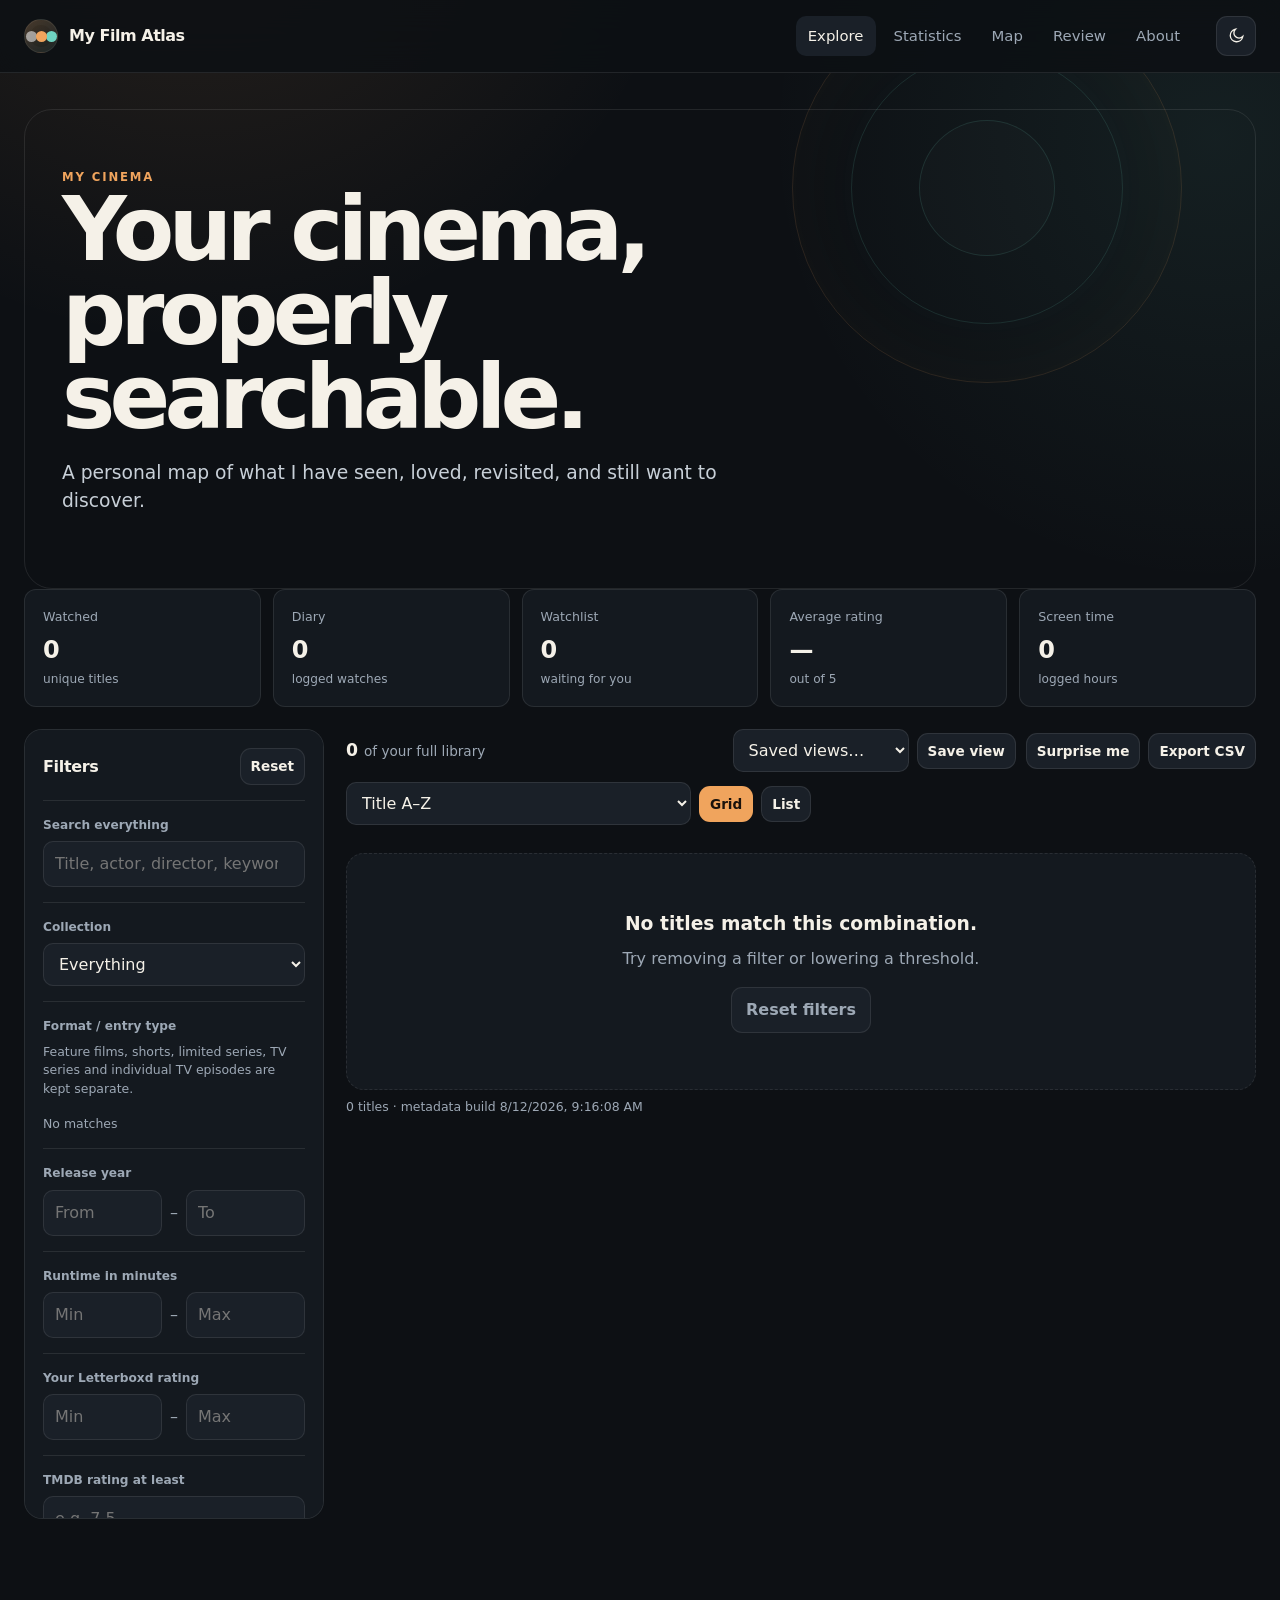
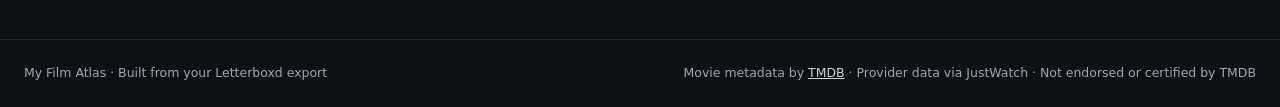
<file: index.html>
<!doctype html>
<html lang="en">
<head>
  <meta charset="utf-8">
  <meta name="viewport" content="width=device-width, initial-scale=1">
  <meta name="description" content="A personal film explorer built from a Letterboxd export and enriched with movie metadata.">
  <meta name="theme-color" content="#0d1014">
  <link rel="icon" href="assets/img/favicon.svg" type="image/svg+xml">
  <link rel="stylesheet" href="assets/css/styles.css">
  <title>Explore · My Film Atlas</title>
</head>
<body data-page-title="Explore">
  <a class="skip-link" href="#main">Skip to content</a>
  <header id="site-header"></header>
  <main id="main" class="page-shell">
    <section class="hero" aria-labelledby="hero-title">
      <div class="hero-orbit" aria-hidden="true"></div>
      <div class="hero-copy">
        <div class="eyebrow" data-config-display-name>Personal film intelligence</div>
        <h1 id="hero-title">Your cinema,<br>properly searchable.</h1>
        <p data-config-tagline>Explore your watched films and watchlist by the details that actually matter: creators, countries, languages, runtimes, genres, keywords, ratings, dates, and more.</p>
      </div>
    </section>

    <section class="kpi-strip" id="kpi-strip" aria-label="Library overview"></section>

    <section class="explore-layout">
      <aside class="filters" id="filters" aria-label="Film filters">
        <div class="filter-heading">
          <h2>Filters</h2>
          <div style="display:flex;gap:6px">
            <button class="button small" id="reset-filters">Reset</button>
            <button class="icon-button" id="close-mobile-filters" aria-label="Close filters">×</button>
          </div>
        </div>

        <div class="filter-group">
          <label for="search">Search everything</label>
          <input class="field" id="search" type="search" placeholder="Title, actor, director, keyword…" autocomplete="off">
        </div>

        <div class="filter-group">
          <label for="collection">Collection</label>
          <select class="select" id="collection">
            <option value="all">Everything</option>
            <option value="watched">Watched</option>
            <option value="diary">Diary entries</option>
            <option value="watchlist">Watchlist</option>
          </select>
        </div>


        <div class="filter-group">
          <label>Format / entry type</label>
          <p class="filter-summary" style="margin:0 0 8px">Feature films, shorts, limited series, TV series and individual TV episodes are kept separate.</p>
          <div class="filter-tags" data-facet-panel="media_types"></div>
        </div>

        <div class="filter-group">
          <label>Release year</label>
          <div class="range-row">
            <input class="field" id="year-from" type="number" min="1880" max="2100" placeholder="From">
            <span>–</span>
            <input class="field" id="year-to" type="number" min="1880" max="2100" placeholder="To">
          </div>
        </div>

        <div class="filter-group">
          <label>Runtime in minutes</label>
          <div class="range-row">
            <input class="field" id="runtime-min" type="number" min="1" placeholder="Min">
            <span>–</span>
            <input class="field" id="runtime-max" type="number" min="1" placeholder="Max">
          </div>
        </div>

        <div class="filter-group">
          <label>Your Letterboxd rating</label>
          <div class="range-row">
            <input class="field" id="rating-min" type="number" min="0.5" max="5" step="0.5" placeholder="Min">
            <span>–</span>
            <input class="field" id="rating-max" type="number" min="0.5" max="5" step="0.5" placeholder="Max">
          </div>
        </div>

        <div class="filter-group">
          <label for="tmdb-rating-min">TMDB rating at least</label>
          <input class="field" id="tmdb-rating-min" type="number" min="0" max="10" step="0.1" placeholder="e.g. 7.5">
          <label for="tmdb-votes-min" style="margin-top:10px">TMDB vote count at least</label>
          <input class="field" id="tmdb-votes-min" type="number" min="0" step="100" placeholder="e.g. 1000">
          <label for="lb-rating-min" style="margin-top:10px">Letterboxd community avg at least <span style="font-weight:400">(optional data)</span></label>
          <input class="field" id="lb-rating-min" type="number" min="0" max="5" step="0.01" placeholder="e.g. 3.8">
          <label for="lb-watches-min" style="margin-top:10px">Letterboxd watches range <span style="font-weight:400">(optional data)</span></label>
          <div class="range-row">
            <input class="field" id="lb-watches-min" type="number" min="0" step="100" placeholder="Min">
            <span>â€“</span>
            <input class="field" id="lb-watches-max" type="number" min="0" step="100" placeholder="Max">
          </div>
        </div>

        <div class="filter-group">
          <label for="rewatch">Rewatch history</label>
          <select class="select" id="rewatch">
            <option value="all">Any</option>
            <option value="yes">Rewatched at least once</option>
            <option value="no">Watched, never rewatched</option>
          </select>
        </div>

        <div class="filter-group">
          <label for="added-after">Added to watchlist after</label>
          <input class="field" id="added-after" type="date">
          <label for="watched-after" style="margin-top:10px">Last watched after</label>
          <input class="field" id="watched-after" type="date">
        </div>

        <div id="facet-root">
          <div class="filter-group">
            <label>Genres</label><input class="field filter-search" data-facet-search="genres" placeholder="Find genre…"><div class="filter-tags" data-facet-panel="genres"></div>
          </div>
          <div class="filter-group">
            <label>Countries</label><input class="field filter-search" data-facet-search="countries" placeholder="Find country…"><div class="filter-tags" data-facet-panel="countries"></div>
          </div>
          <div class="filter-group">
            <label>Languages</label><input class="field filter-search" data-facet-search="languages" placeholder="Find language…"><div class="filter-tags" data-facet-panel="languages"></div>
          </div>
          <div class="filter-group">
            <label>Directors</label><input class="field filter-search" data-facet-search="directors" placeholder="Find director…"><div class="filter-tags" data-facet-panel="directors"></div>
          </div>
          <div class="filter-group">
            <label>Writers</label><input class="field filter-search" data-facet-search="writers" placeholder="Find writer…"><div class="filter-tags" data-facet-panel="writers"></div>
          </div>
          <div class="filter-group">
            <label>Cast</label><input class="field filter-search" data-facet-search="cast" placeholder="Find actor…"><div class="filter-tags" data-facet-panel="cast"></div>
          </div>
          <div class="filter-group">
            <label>Production companies</label><input class="field filter-search" data-facet-search="companies" placeholder="Find company…"><div class="filter-tags" data-facet-panel="companies"></div>
          </div>
          <div class="filter-group">
            <label>Certification</label><input class="field filter-search" data-facet-search="certifications" placeholder="Find certification…"><div class="filter-tags" data-facet-panel="certifications"></div>
          </div>
          <div class="filter-group">
            <label>Keywords</label><input class="field filter-search" data-facet-search="keywords" placeholder="Find keyword…"><div class="filter-tags" data-facet-panel="keywords"></div>
          </div>
          <div class="filter-group">
            <label>Your diary tags</label><input class="field filter-search" data-facet-search="tags" placeholder="Find tag…"><div class="filter-tags" data-facet-panel="tags"></div>
          </div>
          <div class="filter-group">
            <label>Availability providers</label><input class="field filter-search" data-facet-search="providers" placeholder="Find provider…"><div class="filter-tags" data-facet-panel="providers"></div>
          </div>
        </div>
      </aside>

      <section class="catalog-panel" aria-label="Film catalog">
        <div class="catalog-toolbar">
          <button class="button mobile-filter-button" id="mobile-filter-button">Filters</button>
          <div class="result-count"><strong id="filtered-count">0</strong><span id="filtered-context">titles</span></div>
          <div class="toolbar-group">
            <select class="select" id="saved-views" aria-label="Saved filter views"><option value="">Saved views…</option></select>
            <button class="button small" id="save-view">Save view</button>
          </div>
          <div class="toolbar-group">
            <button class="button small" id="surprise-me">Surprise me</button>
            <button class="button small" id="export-filtered">Export CSV</button>
          </div>
          <div class="toolbar-group">
            <select class="select" id="sort" aria-label="Sort films">
              <option value="title-asc">Title A–Z</option>
              <option value="title-desc">Title Z–A</option>
              <option value="type-asc">Format / type</option>
              <option value="year-desc">Newest release</option>
              <option value="year-asc">Oldest release</option>
              <option value="rating-desc">Your highest rating</option>
              <option value="lb-rating-desc">Highest Letterboxd community rating</option>
              <option value="lb-watches-desc">Most Letterboxd watches</option>
              <option value="popularity-desc">TMDB popularity</option>
              <option value="runtime-asc">Shortest runtime</option>
              <option value="runtime-desc">Longest runtime</option>
              <option value="last-watched-desc">Recently watched</option>
              <option value="watchlist-oldest">Oldest on watchlist</option>
            </select>
            <button class="button small" id="grid-view" aria-label="Grid view">Grid</button>
            <button class="button small" id="list-view" aria-label="List view">List</button>
          </div>
        </div>
        <div class="active-filters" id="active-filters"></div>
        <div id="movie-results" class="movie-grid" aria-live="polite"></div>
        <div class="load-more" id="load-more-wrap"><button class="button" id="load-more">Load more</button></div>
        <p class="filter-summary" id="data-status"></p>
      </section>
    </section>
  </main>
  <footer id="site-footer"></footer>
  <script type="module" src="assets/js/explore.js"></script>
</body>
</html>
</file>
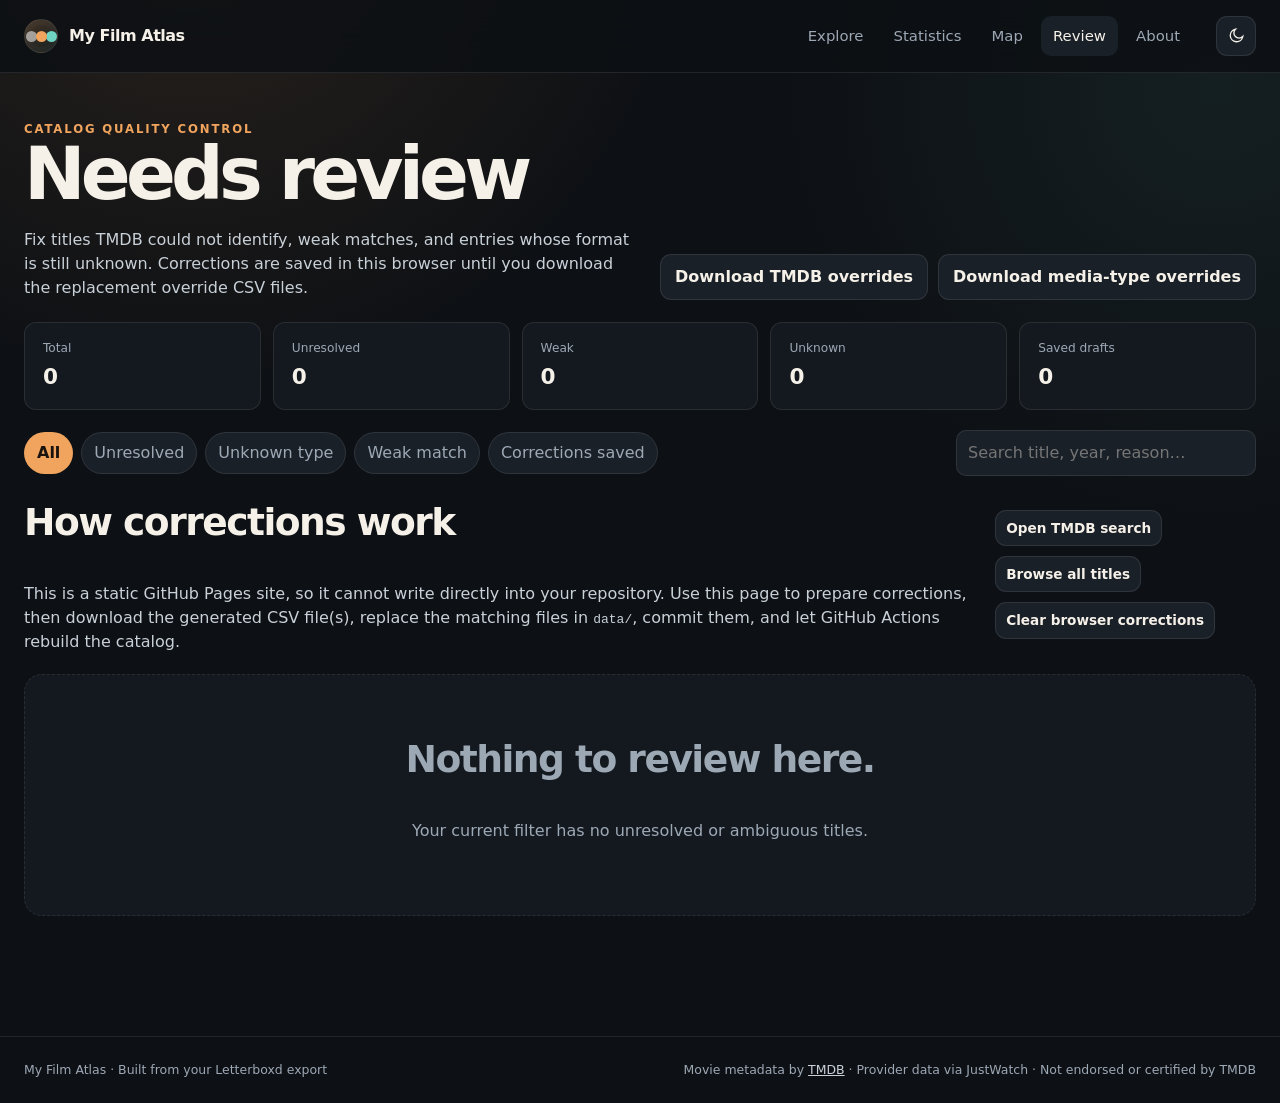
<file: review.html>
<!doctype html>
<html lang="en">
<head>
  <meta charset="utf-8">
  <meta name="viewport" content="width=device-width, initial-scale=1">
  <meta name="description" content="Review unresolved TMDB matches and unknown media types in My Film Atlas.">
  <meta name="theme-color" content="#0d1014">
  <link rel="icon" href="assets/img/favicon.svg" type="image/svg+xml">
  <link rel="stylesheet" href="assets/css/styles.css">
  <title>Needs Review · My Film Atlas</title>
</head>
<body data-page-title="Needs Review">
  <a class="skip-link" href="#main">Skip to content</a>
  <header id="site-header"></header>

  <main id="main" class="page-shell">
    <section class="review-hero">
      <div>
        <div class="eyebrow">Catalog quality control</div>
        <h1>Needs review</h1>
        <p>Fix titles TMDB could not identify, weak matches, and entries whose format is still unknown. Corrections are saved in this browser until you download the replacement override CSV files.</p>
      </div>
      <div class="review-actions">
        <button class="button" id="download-tmdb-overrides">Download TMDB overrides</button>
        <button class="button" id="download-media-overrides">Download media-type overrides</button>
      </div>
    </section>

    <section class="review-summary" id="review-summary" aria-label="Review summary"></section>

    <section class="review-toolbar" aria-label="Review filters">
      <div class="review-tabs" id="review-tabs">
        <button class="review-tab active" data-kind="all">All</button>
        <button class="review-tab" data-kind="unresolved">Unresolved</button>
        <button class="review-tab" data-kind="unknown">Unknown type</button>
        <button class="review-tab" data-kind="weak">Weak match</button>
        <button class="review-tab" data-kind="corrected">Corrections saved</button>
      </div>
      <input class="field review-search" id="review-search" type="search" placeholder="Search title, year, reason…">
    </section>

    <section class="review-help card-shell">
      <div>
        <h2>How corrections work</h2>
        <p>This is a static GitHub Pages site, so it cannot write directly into your repository. Use this page to prepare corrections, then download the generated CSV file(s), replace the matching files in <code>data/</code>, commit them, and let GitHub Actions rebuild the catalog.</p>
      </div>
      <div class="review-help-links">
        <a class="button small" href="https://www.themoviedb.org/search" target="_blank" rel="noreferrer">Open TMDB search</a>
        <button class="button small" id="browse-all-titles" type="button">Browse all titles</button>
        <button class="button small" id="clear-review-drafts">Clear browser corrections</button>
      </div>
    </section>

    <section id="review-list" class="review-list" aria-live="polite"></section>
    <div id="review-empty" class="empty-state" hidden>
      <h2>Nothing to review here.</h2>
      <p>Your current filter has no unresolved or ambiguous titles.</p>
    </div>
  </main>

  <footer id="site-footer"></footer>
  <script type="module" src="assets/js/review.js"></script>
</body>
</html>
</file>
<file: assets/css/styles.css>
:root {
  --bg: #0d1014;
  --panel: #14191f;
  --panel-2: #1a2028;
  --panel-3: #202832;
  --text: #f5f1e8;
  --muted: #9da8b5;
  --soft: #c8d0d8;
  --line: rgba(255,255,255,.09);
  --accent: #f0a45d;
  --accent-2: #6fd3c1;
  --danger: #ef7878;
  --success: #7fd48b;
  --shadow: 0 24px 60px rgba(0,0,0,.28);
  --radius: 18px;
  --radius-sm: 12px;
  --max: 1560px;
  --font: Inter, ui-sans-serif, system-ui, -apple-system, BlinkMacSystemFont, "Segoe UI", sans-serif;
  color-scheme: dark;
}

* { box-sizing: border-box; }
html { scroll-behavior: smooth; }
body {
  margin: 0;
  min-height: 100vh;
  background:
    radial-gradient(circle at 15% -10%, rgba(240,164,93,.13), transparent 32rem),
    radial-gradient(circle at 95% 8%, rgba(111,211,193,.08), transparent 28rem),
    var(--bg);
  color: var(--text);
  font-family: var(--font);
  line-height: 1.5;
}
body.light {
  --bg: #f3f0e9;
  --panel: #ffffff;
  --panel-2: #f8f7f3;
  --panel-3: #edeae2;
  --text: #171a1e;
  --muted: #67717d;
  --soft: #3d4650;
  --line: rgba(0,0,0,.09);
  --shadow: 0 22px 55px rgba(45,39,27,.12);
  color-scheme: light;
}

a { color: inherit; }
button, input, select { font: inherit; }
button { color: inherit; }
img { display: block; max-width: 100%; }

.skip-link {
  position: fixed;
  left: 12px;
  top: -80px;
  z-index: 999;
  padding: 10px 14px;
  border-radius: 10px;
  background: var(--text);
  color: var(--bg);
}
.skip-link:focus { top: 12px; }

.site-header {
  position: sticky;
  top: 0;
  z-index: 60;
  backdrop-filter: blur(18px);
  background: color-mix(in srgb, var(--bg) 83%, transparent);
  border-bottom: 1px solid var(--line);
}
.header-inner {
  max-width: var(--max);
  margin: 0 auto;
  min-height: 72px;
  padding: 0 24px;
  display: flex;
  align-items: center;
  gap: 24px;
}
.brand {
  display: inline-flex;
  align-items: center;
  gap: 11px;
  text-decoration: none;
  font-weight: 760;
  letter-spacing: -.03em;
  white-space: nowrap;
}
.brand-mark {
  width: 34px;
  height: 34px;
  border-radius: 50%;
  border: 1px solid var(--line);
  display: grid;
  place-items: center;
  background: linear-gradient(145deg, rgba(240,164,93,.24), rgba(111,211,193,.08));
  box-shadow: inset 0 0 0 5px rgba(255,255,255,.025);
}
.brand-mark::before {
  content: "";
  width: 11px;
  height: 11px;
  border-radius: 50%;
  background: var(--accent);
  box-shadow: 10px 0 0 var(--accent-2), -10px 0 0 rgba(255,255,255,.55);
}
.site-nav { display: flex; gap: 6px; margin-left: auto; }
.site-nav a {
  text-decoration: none;
  color: var(--muted);
  padding: 9px 12px;
  border-radius: 10px;
  font-size: .93rem;
}
.site-nav a:hover, .site-nav a.active { color: var(--text); background: var(--panel-2); }
.header-actions { display: flex; align-items: center; gap: 8px; }
.icon-button, .button, .chip-button {
  border: 1px solid var(--line);
  background: var(--panel-2);
  border-radius: 11px;
  cursor: pointer;
  transition: .18s ease;
}
.icon-button { width: 40px; height: 40px; display: grid; place-items: center; }
.icon-button:hover, .button:hover, .chip-button:hover { transform: translateY(-1px); border-color: color-mix(in srgb, var(--accent) 52%, var(--line)); }
.button {
  padding: 10px 14px;
  display: inline-flex;
  align-items: center;
  justify-content: center;
  gap: 8px;
  text-decoration: none;
  font-weight: 650;
}
.button.primary { background: var(--accent); color: #1a120c; border-color: transparent; }
.button.ghost { background: transparent; }
.button.small { padding: 7px 10px; font-size: .85rem; }
.button:disabled { opacity: .45; cursor: not-allowed; transform: none; }

.page-shell { max-width: var(--max); margin: 0 auto; padding: 0 24px 64px; }
.hero {
  position: relative;
  overflow: hidden;
  min-height: 310px;
  display: flex;
  align-items: flex-end;
  padding: 58px 0 36px;
}
.hero::after {
  content: "";
  position: absolute;
  inset: 36px 0 0;
  border-radius: 28px;
  border: 1px solid var(--line);
  pointer-events: none;
}
.hero-copy { position: relative; z-index: 1; padding: 38px; max-width: 840px; }
.eyebrow { text-transform: uppercase; letter-spacing: .16em; font-size: .73rem; color: var(--accent); font-weight: 760; }
h1, h2, h3, p { margin-top: 0; }
h1 { font-size: clamp(2.45rem, 7vw, 5.8rem); line-height: .94; letter-spacing: -.065em; margin-bottom: 20px; }
h2 { font-size: clamp(1.55rem, 3vw, 2.35rem); letter-spacing: -.04em; }
.hero p { max-width: 670px; color: var(--soft); font-size: clamp(1rem, 2vw, 1.17rem); margin-bottom: 0; }
.hero-orbit {
  position: absolute;
  width: 390px;
  height: 390px;
  right: 6%;
  top: -80px;
  border-radius: 50%;
  border: 1px solid rgba(240,164,93,.13);
  box-shadow: inset 0 0 80px rgba(240,164,93,.035);
}
.hero-orbit::before, .hero-orbit::after {
  content: "";
  position: absolute;
  border-radius: 50%;
  border: 1px solid rgba(111,211,193,.13);
}
.hero-orbit::before { inset: 58px; }
.hero-orbit::after { inset: 126px; background: rgba(255,255,255,.015); }

.kpi-strip {
  display: grid;
  grid-template-columns: repeat(5, minmax(0, 1fr));
  gap: 12px;
  margin-bottom: 22px;
}
.kpi {
  padding: 18px;
  background: var(--panel);
  border: 1px solid var(--line);
  border-radius: var(--radius-sm);
}
.kpi-label { color: var(--muted); font-size: .79rem; margin-bottom: 5px; }
.kpi-value { font-size: 1.5rem; font-weight: 760; letter-spacing: -.04em; }
.kpi-note { color: var(--muted); font-size: .76rem; margin-top: 2px; }

.explore-layout { display: grid; grid-template-columns: 300px minmax(0, 1fr); gap: 22px; align-items: start; }
.filters {
  position: sticky;
  top: 90px;
  max-height: calc(100vh - 110px);
  overflow: auto;
  scrollbar-width: thin;
  background: var(--panel);
  border: 1px solid var(--line);
  border-radius: var(--radius);
  padding: 18px;
}
.filter-heading { display:flex; align-items:center; justify-content:space-between; gap:8px; margin-bottom: 12px; }
.filter-heading h2 { font-size: 1rem; margin: 0; letter-spacing: -.02em; }
.filter-group { border-top: 1px solid var(--line); padding-top: 15px; margin-top: 15px; }
.filter-group:first-of-type { border-top: 0; margin-top: 0; }
.filter-group label, .field-label { display: block; font-size: .76rem; color: var(--muted); margin-bottom: 7px; font-weight: 650; }
.field, .select {
  width: 100%;
  color: var(--text);
  background: var(--panel-2);
  border: 1px solid var(--line);
  border-radius: 10px;
  padding: 10px 11px;
  outline: none;
}
.field:focus, .select:focus { border-color: var(--accent); box-shadow: 0 0 0 3px rgba(240,164,93,.1); }
.range-row { display: grid; grid-template-columns: 1fr auto 1fr; gap: 8px; align-items: center; }
.range-row span { color: var(--muted); }
.check-row { display: flex; align-items: center; gap: 9px; margin: 8px 0; color: var(--soft); font-size: .88rem; }
.check-row input { accent-color: var(--accent); }
.filter-tags { display: flex; flex-wrap: wrap; gap: 6px; max-height: 132px; overflow:auto; padding-right: 3px; }
.filter-chip {
  border: 1px solid var(--line);
  background: var(--panel-2);
  color: var(--muted);
  border-radius: 999px;
  padding: 6px 9px;
  cursor: pointer;
  font-size: .76rem;
}
.filter-chip.selected { color: #16110b; background: var(--accent); border-color: transparent; }
.filter-search { margin-bottom: 7px; }
.filter-summary { color: var(--muted); font-size: .78rem; margin-top: 8px; }

.catalog-panel { min-width: 0; }
.catalog-toolbar {
  display: flex;
  align-items: center;
  gap: 10px;
  margin-bottom: 14px;
  flex-wrap: wrap;
}
.result-count { margin-right: auto; }
.result-count strong { font-size: 1.08rem; }
.result-count span { color: var(--muted); font-size: .85rem; margin-left: 6px; }
.toolbar-group { display:flex; gap:8px; align-items:center; }
.toolbar-group .select { width: auto; min-width: 176px; }

.active-filters { display:flex; flex-wrap:wrap; gap:7px; min-height: 0; margin-bottom: 14px; }
.active-filter {
  display:inline-flex; gap:7px; align-items:center; padding:6px 9px; border-radius:999px; background: rgba(240,164,93,.12); border:1px solid rgba(240,164,93,.24); font-size:.78rem;
}
.active-filter button { border:0; background:transparent; color:var(--muted); cursor:pointer; padding:0; }

.movie-grid { display: grid; grid-template-columns: repeat(auto-fill, minmax(170px, 1fr)); gap: 18px 14px; }
.movie-card { min-width:0; cursor:pointer; }
.poster-wrap {
  position: relative;
  aspect-ratio: 2 / 3;
  background: var(--panel-2);
  border: 1px solid var(--line);
  border-radius: 13px;
  overflow: hidden;
  box-shadow: 0 10px 28px rgba(0,0,0,.16);
  transition: transform .2s ease, box-shadow .2s ease, border-color .2s ease;
}
.movie-card:hover .poster-wrap { transform: translateY(-4px); box-shadow: 0 20px 44px rgba(0,0,0,.26); border-color: rgba(240,164,93,.28); }
.poster { width:100%; height:100%; object-fit:cover; background: linear-gradient(145deg, var(--panel-2), var(--panel-3)); }
.poster-fallback { width:100%; height:100%; display:grid; place-items:center; text-align:center; padding:24px; color:var(--muted); background: linear-gradient(145deg, rgba(240,164,93,.08), rgba(111,211,193,.05)); font-weight:650; }
.card-badges { position:absolute; top:8px; left:8px; right:8px; display:flex; justify-content:space-between; gap:6px; pointer-events:none; }
.badge { background: rgba(10,13,17,.82); backdrop-filter: blur(8px); color:#fff; padding:5px 7px; border-radius:8px; font-size:.7rem; border:1px solid rgba(255,255,255,.12); }
.badge.accent { color:#21160d; background: rgba(240,164,93,.95); }
.card-actions { position:absolute; inset:auto 8px 8px; display:flex; gap:6px; opacity:0; transform:translateY(5px); transition:.18s ease; }
.movie-card:hover .card-actions { opacity:1; transform:none; }
.card-actions .button { flex:1; background:rgba(13,16,20,.88); color:white; border-color:rgba(255,255,255,.15); }
.movie-meta { padding: 10px 4px 0; }
.movie-title { font-weight: 700; letter-spacing:-.02em; white-space:nowrap; overflow:hidden; text-overflow:ellipsis; }
.movie-subtitle { display:flex; gap:8px; align-items:center; color:var(--muted); font-size:.78rem; margin-top:2px; }
.rating-stars { color:var(--accent); letter-spacing:.02em; }

.movie-list { display:flex; flex-direction:column; gap:10px; }
.movie-list .movie-card { display:grid; grid-template-columns:66px minmax(0,1fr) auto; gap:14px; align-items:center; background:var(--panel); border:1px solid var(--line); border-radius:13px; padding:8px; }
.movie-list .poster-wrap { width:66px; aspect-ratio:2/3; border-radius:9px; }
.movie-list .movie-meta { padding:0; }
.movie-list .card-badges, .movie-list .card-actions { display:none; }
.movie-list .movie-title { font-size:1rem; }
.list-extra { display:none; color:var(--muted); font-size:.78rem; text-align:right; padding-right:8px; }
.movie-list .list-extra { display:block; }

.empty-state { padding: 56px 24px; text-align:center; background:var(--panel); border:1px dashed var(--line); border-radius:var(--radius); color:var(--muted); }
.empty-state h3 { color:var(--text); margin-bottom:8px; }
.load-more { display:flex; justify-content:center; padding:28px 0 8px; }

.review-hero {
  display: grid;
  grid-template-columns: minmax(0, 1fr) auto;
  gap: 18px;
  align-items: end;
  padding: 48px 0 18px;
}
.review-hero h1 { font-size: clamp(2.3rem, 6vw, 4.6rem); }
.review-hero p { max-width: 760px; color: var(--soft); margin-bottom: 0; }
.review-actions { display:flex; gap:10px; flex-wrap:wrap; justify-content:flex-end; }
.review-summary {
  display:grid;
  grid-template-columns:repeat(5, minmax(0, 1fr));
  gap:12px;
  margin: 4px 0 20px;
}
.review-stat {
  padding:16px 18px;
  background:var(--panel);
  border:1px solid var(--line);
  border-radius:var(--radius-sm);
}
.review-stat span { display:block; color:var(--muted); font-size:.76rem; margin-bottom:4px; }
.review-stat strong { font-size:1.35rem; letter-spacing:-.04em; }
.review-toolbar {
  display:grid;
  grid-template-columns:minmax(0, 1fr) 300px;
  gap:12px;
  align-items:center;
  margin-bottom:18px;
}
.review-tabs { display:flex; flex-wrap:wrap; gap:8px; }
.review-tab {
  border:1px solid var(--line);
  background:var(--panel-2);
  border-radius:999px;
  padding:8px 12px;
  cursor:pointer;
  color:var(--muted);
}
.review-tab.active { background:var(--accent); color:#1a120c; border-color:transparent; font-weight:700; }
.review-search { min-width:0; }
.review-help { display:flex; align-items:center; justify-content:space-between; gap:16px; margin-bottom:20px; }
.review-help p { color:var(--soft); margin-bottom:0; }
.review-help-links { display:flex; gap:10px; flex-wrap:wrap; }
.review-list { display:grid; gap:14px; }
.review-card {
  background:var(--panel);
  border:1px solid var(--line);
  border-radius:var(--radius);
  padding:18px;
  box-shadow:var(--shadow);
}
.review-card.saved { border-color: rgba(127,212,139,.28); }
.review-card-head {
  display:flex;
  justify-content:space-between;
  gap:16px;
  align-items:flex-start;
  margin-bottom:16px;
}
.review-kicker { text-transform:uppercase; letter-spacing:.16em; font-size:.7rem; color:var(--accent-2); font-weight:760; }
.review-card h2 { margin:6px 0 8px; font-size:1.45rem; }
.review-card h2 span { color:var(--muted); font-weight:500; }
.review-card p { margin:0; color:var(--soft); }
.review-meta { display:flex; flex-wrap:wrap; gap:8px; justify-content:flex-end; }
.review-pill {
  padding:7px 10px;
  border-radius:999px;
  border:1px solid var(--line);
  background:var(--panel-2);
  color:var(--soft);
  font-size:.78rem;
}
.review-pill a { text-decoration:none; }
.review-form {
  display:grid;
  grid-template-columns:repeat(3, minmax(0, 1fr));
  gap:12px;
}
.review-form label { display:block; }
.review-form span {
  display:block;
  font-size:.76rem;
  color:var(--muted);
  font-weight:650;
  margin-bottom:7px;
}
.review-textarea { resize:vertical; min-height:92px; }
.review-wide { grid-column:1/-1; }
.review-actions-row { display:flex; gap:10px; flex-wrap:wrap; align-items:center; }
.review-footer {
  display:flex;
  justify-content:space-between;
  gap:12px;
  color:var(--muted);
  font-size:.76rem;
}

.section { margin-top: 34px; }
.section-header { display:flex; justify-content:space-between; align-items:end; gap:20px; margin-bottom:14px; }
.section-header p { color:var(--muted); max-width:720px; margin-bottom:0; }
.surface { background:var(--panel); border:1px solid var(--line); border-radius:var(--radius); padding:20px; }
.stats-grid { display:grid; grid-template-columns:repeat(12, minmax(0,1fr)); gap:14px; }
.stat-card { grid-column: span 4; min-height:330px; }
.stat-card.wide { grid-column: span 8; }
.stat-card.full { grid-column:1/-1; }
.stat-card.small { min-height:240px; }
.card-heading { display:flex; align-items:flex-start; justify-content:space-between; gap:16px; margin-bottom:16px; }
.card-heading h3 { margin:0; font-size:1rem; }
.card-heading p { margin:3px 0 0; color:var(--muted); font-size:.78rem; }
.chart-wrap { position:relative; height:260px; }
.chart-wrap.tall { height:340px; }
.rank-list { display:flex; flex-direction:column; gap:8px; }
.rank-row { display:grid; grid-template-columns:minmax(0,1fr) auto; gap:12px; align-items:center; font-size:.86rem; }
.rank-name { overflow:hidden; white-space:nowrap; text-overflow:ellipsis; }
.rank-value { color:var(--muted); font-variant-numeric:tabular-nums; }
.rank-bar { grid-column:1/-1; height:4px; background:var(--panel-3); border-radius:999px; overflow:hidden; margin-top:-5px; }
.rank-bar span { display:block; height:100%; background:var(--accent); border-radius:999px; }

.insight-banner { display:grid; grid-template-columns:1.1fr .9fr; gap:20px; padding:24px; background:linear-gradient(135deg, rgba(240,164,93,.13), rgba(111,211,193,.07)); border:1px solid var(--line); border-radius:var(--radius); }
.insight-banner p { color:var(--soft); margin-bottom:0; }
.insight-tags { display:flex; flex-wrap:wrap; gap:8px; align-content:center; justify-content:flex-end; }
.insight-tag { padding:8px 11px; border-radius:999px; border:1px solid var(--line); background:rgba(0,0,0,.12); font-size:.83rem; }

.map-layout { display:grid; grid-template-columns:minmax(0,1fr) 340px; gap:16px; }
#world-map { height: 650px; border-radius:var(--radius); border:1px solid var(--line); overflow:hidden; background:var(--panel); }
.map-sidebar { display:flex; flex-direction:column; gap:14px; }
.map-legend { display:flex; align-items:center; gap:8px; color:var(--muted); font-size:.76rem; }
.legend-gradient { flex:1; height:8px; border-radius:999px; background:linear-gradient(90deg, rgba(240,164,93,.12), var(--accent)); }
.country-row { display:flex; justify-content:space-between; gap:10px; padding:9px 0; border-bottom:1px solid var(--line); cursor:pointer; }
.country-row:last-child { border-bottom:0; }
.country-row:hover { color:var(--accent); }
.country-count { color:var(--muted); }
.map-popup-title { font-weight:700; margin-bottom:4px; }
.leaflet-container { font-family:var(--font); background:#11161c; }
.leaflet-popup-content-wrapper, .leaflet-popup-tip { background:var(--panel); color:var(--text); box-shadow:var(--shadow); }

.about-grid { display:grid; grid-template-columns:repeat(3,1fr); gap:14px; }
.about-card { min-height:220px; }
.about-card p, .about-card li { color:var(--muted); }
.about-card code { color:var(--accent-2); }
.steps { counter-reset:step; display:grid; gap:12px; padding:0; margin:0; list-style:none; }
.steps li { position:relative; padding-left:42px; }
.steps li::before { counter-increment:step; content:counter(step); position:absolute; left:0; top:-2px; width:28px; height:28px; border-radius:50%; display:grid; place-items:center; background:var(--panel-3); color:var(--accent); font-weight:800; font-size:.8rem; }

.dialog-backdrop { position:fixed; inset:0; z-index:100; background:rgba(0,0,0,.72); backdrop-filter:blur(8px); display:none; align-items:center; justify-content:center; padding:22px; }
.dialog-backdrop.open { display:flex; }
.movie-dialog { width:min(1060px, 100%); max-height:92vh; overflow:auto; background:var(--panel); border:1px solid var(--line); border-radius:24px; box-shadow:var(--shadow); }
.dialog-hero { position:relative; min-height:340px; background:var(--panel-2); background-size:cover; background-position:center; border-radius:24px 24px 0 0; overflow:hidden; }
.dialog-hero::after { content:""; position:absolute; inset:0; background:linear-gradient(90deg, rgba(10,12,15,.95) 0%, rgba(10,12,15,.72) 45%, rgba(10,12,15,.25)), linear-gradient(0deg, rgba(10,12,15,.96), transparent 60%); }
.dialog-close { position:absolute; z-index:4; right:14px; top:14px; background:rgba(10,12,15,.72); color:#fff; border:1px solid rgba(255,255,255,.16); }
.dialog-main { position:relative; z-index:2; display:grid; grid-template-columns:180px minmax(0,1fr); gap:24px; align-items:end; padding:90px 28px 26px; }
.dialog-poster { border-radius:12px; overflow:hidden; box-shadow:0 16px 34px rgba(0,0,0,.35); background:var(--panel-3); aspect-ratio:2/3; }
.dialog-title h2 { font-size:clamp(2rem,5vw,4.2rem); line-height:1; margin-bottom:9px; color:#fff; }
.dialog-title p { color:#d8dde2; max-width:650px; margin-bottom:0; }
.dialog-body { padding:24px 28px 32px; display:grid; grid-template-columns:minmax(0,1.5fr) minmax(260px,.65fr); gap:28px; }
.meta-grid { display:grid; grid-template-columns:repeat(3,minmax(0,1fr)); gap:10px; margin-bottom:20px; }
.meta-item { padding:12px; border-radius:11px; background:var(--panel-2); border:1px solid var(--line); }
.meta-item span { display:block; color:var(--muted); font-size:.7rem; text-transform:uppercase; letter-spacing:.08em; margin-bottom:3px; }
.meta-item strong { font-size:.9rem; }
.pill-list { display:flex; flex-wrap:wrap; gap:6px; }
.pill { font-size:.76rem; padding:6px 8px; border-radius:999px; background:var(--panel-2); border:1px solid var(--line); color:var(--soft); }
.detail-section { margin-top:22px; }
.detail-section h3 { font-size:.88rem; text-transform:uppercase; letter-spacing:.08em; color:var(--muted); margin-bottom:9px; }
.people-list { display:grid; grid-template-columns:repeat(2,minmax(0,1fr)); gap:8px; }
.person { display:flex; gap:9px; align-items:center; min-width:0; }
.person-avatar { width:36px; height:36px; border-radius:50%; object-fit:cover; background:var(--panel-3); }
.person-name { font-size:.82rem; white-space:nowrap; overflow:hidden; text-overflow:ellipsis; }
.person-role { color:var(--muted); font-size:.7rem; white-space:nowrap; overflow:hidden; text-overflow:ellipsis; }
.history-row { padding:10px 0; border-bottom:1px solid var(--line); display:grid; grid-template-columns:1fr auto; gap:10px; font-size:.84rem; }
.history-row:last-child { border-bottom:0; }
.dialog-links { display:flex; flex-wrap:wrap; gap:8px; margin-top:18px; }

.toast-stack { position:fixed; z-index:200; right:18px; bottom:18px; display:flex; flex-direction:column; gap:8px; }
.toast { min-width:240px; max-width:380px; padding:12px 14px; border-radius:11px; background:var(--panel); border:1px solid var(--line); box-shadow:var(--shadow); font-size:.84rem; animation:toast-in .2s ease; }
@keyframes toast-in { from { opacity:0; transform:translateY(6px); } }

.skeleton { position:relative; overflow:hidden; background:var(--panel-2); }
.skeleton::after { content:""; position:absolute; inset:0; transform:translateX(-100%); background:linear-gradient(90deg,transparent,rgba(255,255,255,.05),transparent); animation:shimmer 1.3s infinite; }
@keyframes shimmer { to { transform:translateX(100%); } }

.site-footer { border-top:1px solid var(--line); margin-top:56px; }
.footer-inner { max-width:var(--max); margin:0 auto; padding:24px; display:flex; justify-content:space-between; gap:20px; color:var(--muted); font-size:.78rem; }
.footer-inner a { color:var(--soft); }

.mobile-filter-button { display:none; }
#close-mobile-filters { display:none; }

@media (max-width: 1100px) {
  .kpi-strip { grid-template-columns:repeat(3,1fr); }
  .explore-layout { grid-template-columns:1fr; }
  .filters { position:fixed; inset:0 auto 0 0; width:min(360px,92vw); max-height:none; z-index:90; border-radius:0 22px 22px 0; transform:translateX(-105%); transition:.22s ease; padding-top:26px; box-shadow:var(--shadow); }
  .filters.open { transform:none; }
  .mobile-filter-button { display:inline-flex; }
  #close-mobile-filters { display:grid; }
  .map-layout { grid-template-columns:1fr; }
  #world-map { height:560px; }
  .map-sidebar { display:grid; grid-template-columns:1fr 1fr; }
  .stat-card { grid-column:span 6; }
  .stat-card.wide { grid-column:span 12; }
  .review-summary { grid-template-columns:repeat(3, minmax(0, 1fr)); }
  .review-toolbar { grid-template-columns:1fr; }
}

@media (max-width: 760px) {
  .header-inner { padding:0 15px; min-height:64px; }
  .site-nav { position:fixed; left:0; right:0; bottom:0; z-index:80; background:color-mix(in srgb,var(--bg) 93%,transparent); backdrop-filter:blur(18px); border-top:1px solid var(--line); padding:8px 10px max(8px,env(safe-area-inset-bottom)); justify-content:space-around; }
  .site-nav a { flex:1; text-align:center; font-size:.75rem; padding:8px 4px; }
  .header-actions .button { display:none; }
  .page-shell { padding:0 14px 86px; }
  .hero { min-height:260px; padding-top:28px; }
  .hero::after { inset:16px 0 0; }
  .hero-copy { padding:30px 22px; }
  .hero-orbit { width:260px; height:260px; right:-80px; top:-40px; }
  .kpi-strip { grid-template-columns:repeat(2,1fr); gap:8px; }
  .kpi { padding:14px; }
  .movie-grid { grid-template-columns:repeat(2,minmax(0,1fr)); gap:16px 10px; }
  .catalog-toolbar { position:sticky; top:65px; z-index:40; padding:10px 0; background:var(--bg); }
  .toolbar-group .select { min-width:0; width:140px; }
  .stat-card, .stat-card.wide { grid-column:span 12; }
  .insight-banner { grid-template-columns:1fr; }
  .insight-tags { justify-content:flex-start; }
  .about-grid { grid-template-columns:1fr; }
  .map-sidebar { grid-template-columns:1fr; }
  #world-map { height:500px; }
  .review-hero { grid-template-columns:1fr; }
  .review-actions { justify-content:flex-start; }
  .review-summary { grid-template-columns:repeat(2, minmax(0, 1fr)); }
  .review-help { flex-direction:column; align-items:flex-start; }
  .review-form { grid-template-columns:1fr; }
  .dialog-backdrop { padding:0; align-items:flex-end; }
  .movie-dialog { border-radius:20px 20px 0 0; max-height:96vh; }
  .dialog-hero { min-height:390px; border-radius:20px 20px 0 0; }
  .dialog-main { grid-template-columns:110px minmax(0,1fr); gap:15px; padding:115px 18px 20px; }
  .dialog-title h2 { font-size:2rem; }
  .dialog-body { grid-template-columns:1fr; padding:20px 18px 30px; }
  .meta-grid { grid-template-columns:repeat(2,1fr); }
  .people-list { grid-template-columns:1fr; }
  .footer-inner { padding-bottom:90px; flex-direction:column; }
}

@media (prefers-reduced-motion: reduce) {
  *, *::before, *::after { scroll-behavior:auto !important; animation-duration:.01ms !important; animation-iteration-count:1 !important; transition-duration:.01ms !important; }
}

/* Media-format distinctions */
.media-type-badge{backdrop-filter:blur(10px);font-weight:650;letter-spacing:.01em}
</file>
